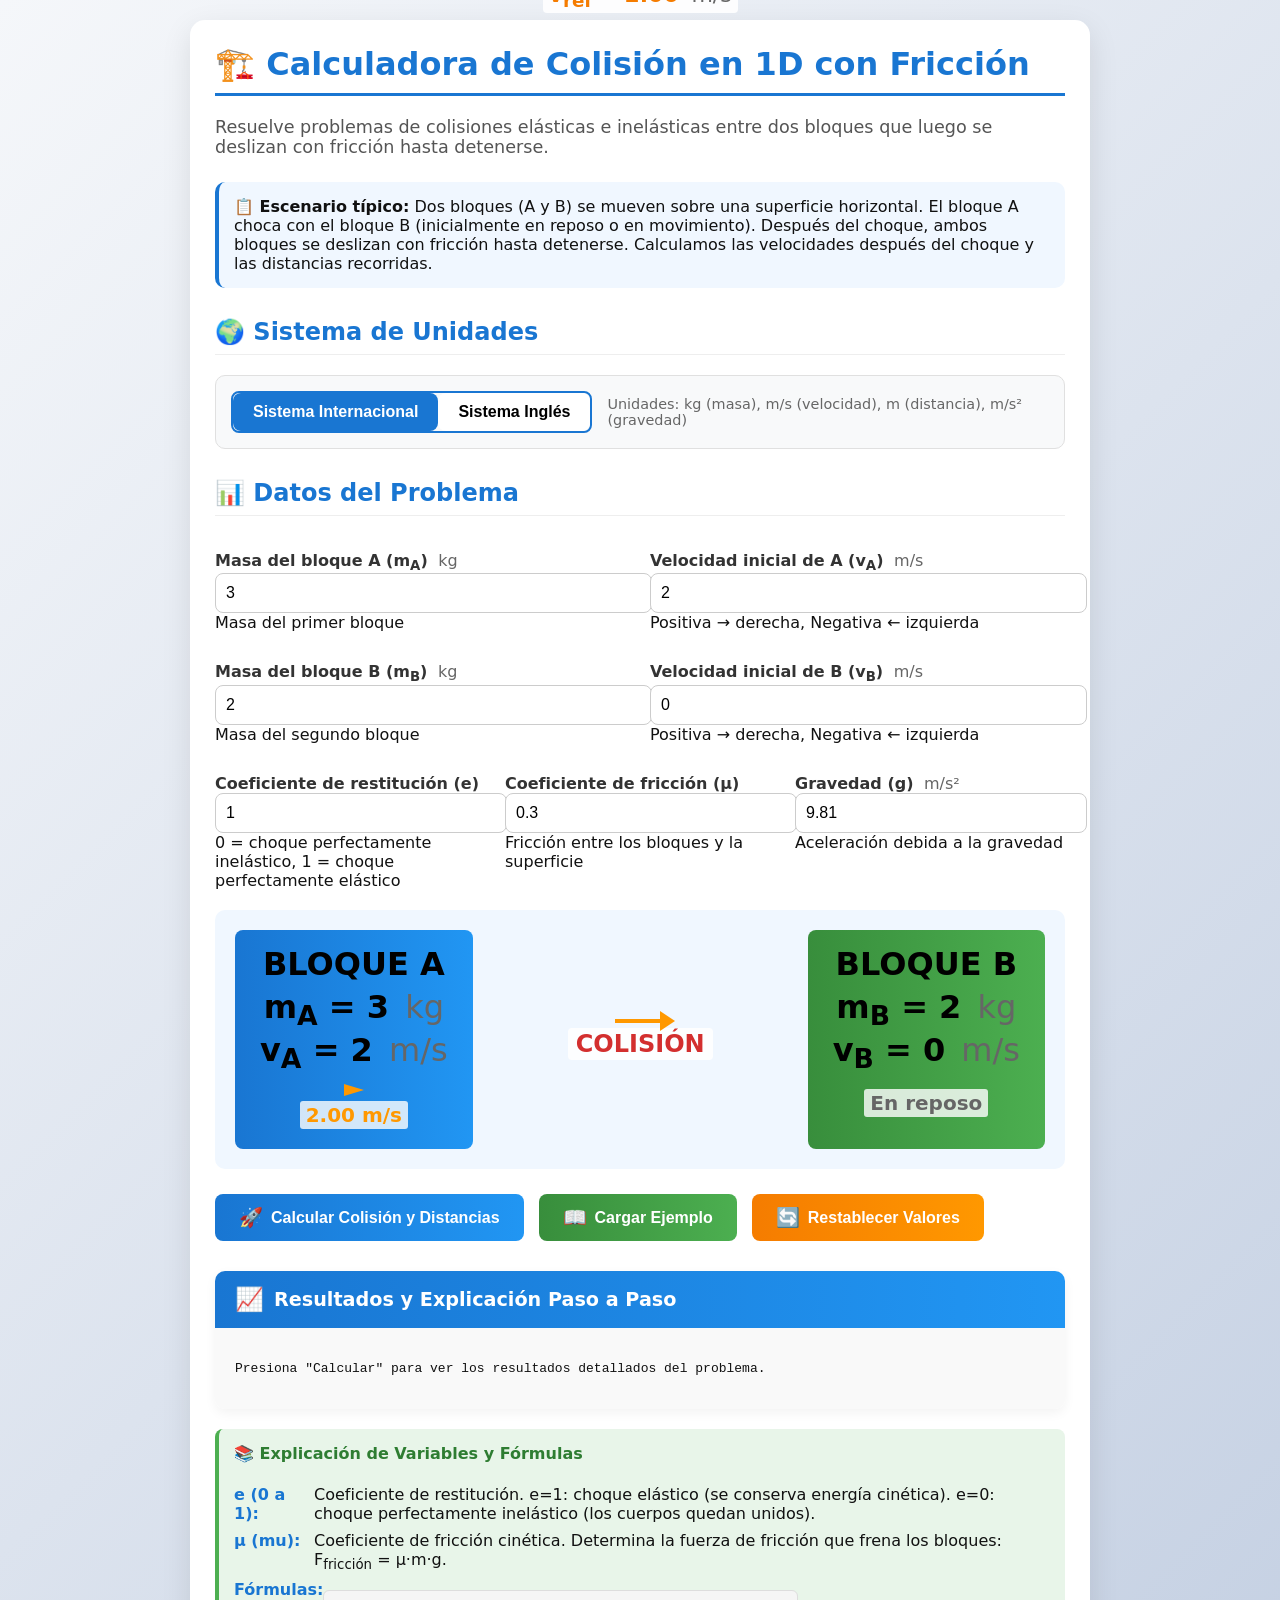
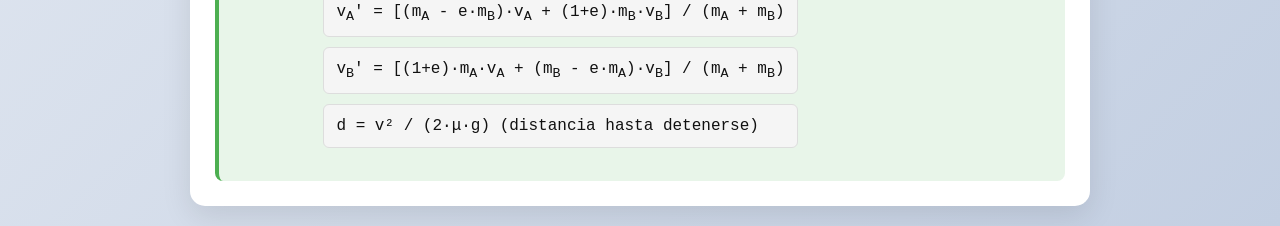
<file: index.html>
<!DOCTYPE html>
<html lang="es">
<head>
  <meta charset="utf-8" />
  <meta name="viewport" content="width=device-width,initial-scale=1" />
  <title>Calculadora Didáctica: Colisión 1D + Fricción</title>
  <style>
    body {
      font-family: system-ui, -apple-system, Segoe UI, Roboto, Ubuntu, 'Helvetica Neue', Arial, sans-serif;
      margin: 20px;
      color: #111;
      background: linear-gradient(135deg, #f5f7fa 0%, #c3cfe2 100%);
      min-height: 100vh;
    }
    
    .card {
      max-width: 850px;
      margin: 0 auto;
      padding: 25px;
      border-radius: 15px;
      box-shadow: 0 10px 30px rgba(0,0,0,0.1);
      background-color: white;
    }
    
    h1 {
      color: #1976d2;
      border-bottom: 3px solid #1976d2;
      padding-bottom: 10px;
      margin-top: 0;
    }
    
    .subtitle {
      color: #555;
      font-size: 1.1em;
      margin-bottom: 25px;
    }
    
    .scenario {
      background-color: #f0f7ff;
      border-radius: 10px;
      padding: 15px;
      margin: 20px 0;
      border-left: 4px solid #1976d2;
    }
    
    .section-title {
      color: #1976d2;
      margin-top: 30px;
      padding-bottom: 8px;
      border-bottom: 1px solid #eee;
    }
    
    .unit-toggle-container {
      display: flex;
      align-items: center;
      gap: 15px;
      margin-bottom: 20px;
      padding: 15px;
      background-color: #f8f9fa;
      border-radius: 10px;
      border: 1px solid #e0e0e0;
    }
    
    .unit-toggle {
      display: flex;
      border-radius: 8px;
      overflow: hidden;
      border: 2px solid #1976d2;
    }
    
    .unit-btn {
      padding: 10px 20px;
      background-color: white;
      border: none;
      cursor: pointer;
      font-weight: 600;
      transition: all 0.3s;
      min-width: 120px;
    }
    
    .unit-btn.active {
      background-color: #1976d2;
      color: white;
    }
    
    .unit-btn:not(.active):hover {
      background-color: #e3f2fd;
    }
    
    .unit-info {
      font-size: 0.9em;
      color: #666;
      flex: 1;
    }
    
    label {
      display: block;
      margin-top: 15px;
      font-weight: 600;
      color: #333;
    }
    
    .unit-label {
      display: inline-block;
      margin-left: 5px;
      font-weight: normal;
      color: #666;
    }
    
    .input-group {
      display: flex;
      flex-wrap: wrap;
      gap: 20px;
      margin-bottom: 15px;
    }
    
    .input-field {
      flex: 1;
      min-width: 200px;
    }
    
    input[type="number"] {
      width: 100%;
      padding: 10px;
      border-radius: 8px;
      border: 1px solid #ccc;
      font-size: 16px;
      transition: all 0.3s;
    }
    
    input[type="number"]:focus {
      outline: none;
      border-color: #1976d2;
      box-shadow: 0 0 0 2px rgba(25, 118, 210, 0.2);
    }
    
    .buttons-container {
      display: flex;
      gap: 15px;
      margin: 25px 0;
      flex-wrap: wrap;
    }
    
    button {
      padding: 12px 24px;
      border-radius: 8px;
      border: none;
      font-weight: 600;
      font-size: 16px;
      cursor: pointer;
      transition: all 0.3s;
      display: flex;
      align-items: center;
      gap: 8px;
    }
    
    .btn-primary {
      background: linear-gradient(to right, #1976d2, #2196f3);
      color: white;
    }
    
    .btn-primary:hover {
      background: linear-gradient(to right, #1565c0, #1976d2);
      transform: translateY(-2px);
      box-shadow: 0 4px 8px rgba(25, 118, 210, 0.3);
    }
    
    .btn-secondary {
      background: linear-gradient(to right, #388e3c, #4caf50);
      color: white;
    }
    
    .btn-secondary:hover {
      background: linear-gradient(to right, #2e7d32, #388e3c);
      transform: translateY(-2px);
      box-shadow: 0 4px 8px rgba(56, 142, 60, 0.3);
    }
    
    .btn-reset {
      background: linear-gradient(to right, #f57c00, #ff9800);
      color: white;
    }
    
    .btn-reset:hover {
      background: linear-gradient(to right, #ef6c00, #f57c00);
      transform: translateY(-2px);
      box-shadow: 0 4px 8px rgba(245, 124, 0, 0.3);
    }
    
    .results-container {
      margin-top: 30px;
      border-radius: 10px;
      overflow: hidden;
      box-shadow: 0 4px 12px rgba(0,0,0,0.05);
    }
    
    .results-header {
      background: linear-gradient(to right, #1976d2, #2196f3);
      color: white;
      padding: 15px 20px;
      font-size: 1.2em;
      font-weight: 600;
      display: flex;
      align-items: center;
      gap: 10px;
    }
    
    .results-content {
      padding: 20px;
      background-color: #f9f9f9;
    }
    
    .step {
      background-color: white;
      border-radius: 8px;
      padding: 15px;
      margin-bottom: 15px;
      border-left: 4px solid #4caf50;
      box-shadow: 0 2px 5px rgba(0,0,0,0.05);
    }
    
    .step-title {
      font-weight: 600;
      color: #1976d2;
      margin-bottom: 8px;
      display: flex;
      align-items: center;
      gap: 8px;
    }
    
    .formula {
      background-color: #f5f5f5;
      padding: 12px;
      border-radius: 6px;
      margin: 10px 0;
      font-family: 'Courier New', monospace;
      border: 1px solid #ddd;
    }
    
    .variables-explanation {
      margin-top: 20px;
      padding: 15px;
      background-color: #e8f5e9;
      border-radius: 8px;
      border-left: 4px solid #4caf50;
    }
    
    .variables-explanation h4 {
      margin-top: 0;
      color: #2e7d32;
    }
    
    .variable-item {
      display: flex;
      margin-bottom: 8px;
    }
    
    .variable-name {
      font-weight: 600;
      min-width: 80px;
      color: #1976d2;
    }
    
    .visualization {
      display: flex;
      justify-content: space-between;
      align-items: center;
      margin: 20px 0;
      padding: 20px;
      background-color: #f0f7ff;
      border-radius: 10px;
      overflow-x: auto;
    }
    
.block {
  padding: 15px 25px;
  border-radius: 8px;
  text-align: center;
  color: #000; /* ANTES: white */
  font-weight: 600;
  min-width: 150px;
  position: relative;
}

    .block-a {
      background: linear-gradient(to right, #1976d2, #2196f3);
    }
    
    .block-b {
      background: linear-gradient(to right, #388e3c, #4caf50);
    }
    
.block-label {
  font-size: 2em;
  margin-bottom: 5px;
  color: #000;
}
.block-values {
  font-size: 2em;
  color: #000;
}
    /* Nuevos estilos para flechas dinámicas */
    .velocity-arrow {
      width: 0;
      height: 0;
      position: relative;
      transition: all 0.5s ease;
    }
    
    .velocity-arrow.right {
      border-top: 10px solid transparent;
      border-bottom: 10px solid transparent;
      border-left: 30px solid #f57c00;
    }
    
    .velocity-arrow.left {
      border-top: 10px solid transparent;
      border-bottom: 10px solid transparent;
      border-right: 30px solid #f57c00;
    }
    
    .arrow-container {
      display: flex;
      align-items: center;
      justify-content: center;
      min-width: 100px;
      position: relative;
    }
    
    .velocity-indicator {
      font-size: 22px;
      color: #f57c00;
      font-weight: bold;
      position: absolute;
      top: -20px;
      white-space: nowrap;
      background: rgba(255, 255, 255, 0.9);
      padding: 2px 6px;
      border-radius: 4px;
    }
    
    .connecting-arrow {
      display: flex;
      flex-direction: column;
      align-items: center;
      justify-content: center;
      margin: 0 20px;
      min-width: 120px;
    }
    
    .arrow-line {
      height: 4px;
      background-color: #f57c00;
      width: 100%;
      position: relative;
      transition: width 0.5s ease;
    }
    
    .arrow-head {
      width: 0;
      height: 0;
      position: absolute;
      right: -10px;
      top: -8px;
      border-top: 10px solid transparent;
      border-bottom: 10px solid transparent;
      border-left: 15px solid #f57c00;
      transition: border-left-color 0.5s ease;
    }
    
    .velocity-arrow-container, .final-arrow-container {
      display: flex;
      flex-direction: column;
      align-items: center;
      margin-top: 10px;
      min-height: 50px;
    }
    
    .velocity-label, .final-velocity-label {
      font-size: 20px;
      font-weight: bold;
      margin-top: 5px;
      background: rgba(255, 255, 255, 0.8);
      padding: 2px 6px;
      border-radius: 3px;
    }
    
    .collision-label {
      font-size: 24px;
      font-weight: bold;
      color: #d32f2f;
      margin-top: 5px;
      background: rgba(255, 255, 255, 0.9);
      padding: 2px 8px;
      border-radius: 4px;
    }
    
    /* Animación para las flechas */
    @keyframes pulse {
      0% { transform: scale(1); }
      50% { transform: scale(1.05); }
      100% { transform: scale(1); }
    }
    
    .velocity-arrow {
      animation: pulse 2s infinite;
    }
    
    .velocity-arrow:hover {
      animation: none;
      transform: scale(1.1);
      transition: transform 0.3s;
    }
    
    .final-state .block-a, .final-state .block-b {
      position: relative;
      min-height: 180px;
      display: flex;
      flex-direction: column;
      justify-content: center;
    }
    
    .warning {
      background-color: #fff3e0;
      border-left: 4px solid #ff9800;
      padding: 12px;
      border-radius: 6px;
      margin: 15px 0;
      font-size: 0.95em;
    }
    
    .icon {
      font-size: 1.2em;
    }
    
    .conversion-info {
      background-color: #e3f2fd;
      padding: 10px 15px;
      border-radius: 8px;
      margin-top: 10px;
      font-size: 0.9em;
      color: #1565c0;
      border-left: 4px solid #1976d2;
    }
    
    @media (max-width: 768px) {
      .card {
        padding: 15px;
      }
      
      .visualization {
        flex-direction: column;
        gap: 20px;
      }
      
      .connecting-arrow {
        margin: 10px 0;
      }
      
      .arrow-head {
        right: -10px;
        top: -8px;
      }
      
      .buttons-container {
        flex-direction: column;
      }
      
      button {
        justify-content: center;
      }
      
      .unit-toggle-container {
        flex-direction: column;
        align-items: stretch;
      }
      
      .unit-toggle {
        width: 100%;
      }
      
      .unit-btn {
        flex: 1;
      }
      
    }
  </style>
</head>
<body>
  <div class="card">
    <h1>🏗️ Calculadora de Colisión en 1D con Fricción</h1>
    
    <div class="subtitle">
      Resuelve problemas de colisiones elásticas e inelásticas entre dos bloques que luego se deslizan con fricción hasta detenerse.
    </div>
    
    <div class="scenario">
      <strong>📋 Escenario típico:</strong> Dos bloques (A y B) se mueven sobre una superficie horizontal. El bloque A choca con el bloque B (inicialmente en reposo o en movimiento). Después del choque, ambos bloques se deslizan con fricción hasta detenerse. Calculamos las velocidades después del choque y las distancias recorridas.
    </div>
    
    <h2 class="section-title">🌍 Sistema de Unidades</h2>
    
    <div class="unit-toggle-container">
      <div class="unit-toggle">
        <button class="unit-btn active" id="si-btn" onclick="switchToSI()">Sistema Internacional</button>
        <button class="unit-btn" id="english-btn" onclick="switchToEnglish()">Sistema Inglés</button>
      </div>
      <div class="unit-info" id="unit-info">
        Unidades: kg, m/s, m, m/s². Presiona calcular para ver conversiones.
      </div>
    </div>
    
    <h2 class="section-title">📊 Datos del Problema</h2>
    
    <div class="input-group">
      <div class="input-field">
        <label for="mA">Masa del bloque A (m<sub>A</sub>) <span class="unit-label" id="mass-unit">kg</span></label>
        <input id="mA" type="number" step="any" value="3" min="0.1">
        <div class="hint">Masa del primer bloque</div>
      </div>
      
      <div class="input-field">
        <label for="vA">Velocidad inicial de A (v<sub>A</sub>) <span class="unit-label" id="velocity-unit">m/s</span></label>
        <input id="vA" type="number" step="any" value="2">
        <div class="hint">Positiva → derecha, Negativa ← izquierda</div>
      </div>
    </div>
    
    <div class="input-group">
      <div class="input-field">
        <label for="mB">Masa del bloque B (m<sub>B</sub>) <span class="unit-label" id="mass-unit-b">kg</span></label>
        <input id="mB" type="number" step="any" value="2" min="0.1">
        <div class="hint">Masa del segundo bloque</div>
      </div>
      
      <div class="input-field">
        <label for="vB">Velocidad inicial de B (v<sub>B</sub>) <span class="unit-label" id="velocity-unit-b">m/s</span></label>
        <input id="vB" type="number" step="any" value="0">
        <div class="hint">Positiva → derecha, Negativa ← izquierda</div>
      </div>
    </div>
    
    <div class="input-group">
      <div class="input-field">
        <label for="e">Coeficiente de restitución (e)</label>
        <input id="e" type="number" step="any" min="0" max="1" value="1">
        <div class="hint">0 = choque perfectamente inelástico, 1 = choque perfectamente elástico</div>
      </div>
      
      <div class="input-field">
        <label for="mu">Coeficiente de fricción (μ)</label>
        <input id="mu" type="number" step="any" value="0.3" min="0">
        <div class="hint">Fricción entre los bloques y la superficie</div>
      </div>
      
      <div class="input-field">
        <label for="g">Gravedad (g) <span class="unit-label" id="gravity-unit">m/s²</span></label>
        <input id="g" type="number" step="any" value="9.81" min="0">
        <div class="hint">Aceleración debida a la gravedad</div>
      </div>
    </div>
    
    <div class="visualization initial-state">
      <div class="block block-a">
        <div class="block-label">BLOQUE A</div>
        <div class="block-values">m<sub>A</sub> = <span id="vis-mA">3</span> <span class="unit-label" id="vis-mass-unit">kg</span></div>
        <div class="block-values">v<sub>A</sub> = <span id="vis-vA">2</span> <span class="unit-label" id="vis-velocity-unit">m/s</span></div>
        <div class="velocity-arrow-container" id="arrow-container-a"></div>
      </div>
      
      <div class="connecting-arrow" id="connecting-arrow">
        <div class="velocity-indicator">v<sub>rel</sub> = <span id="vis-vrel">2.00</span> <span class="unit-label">m/s</span></div>
        <div class="arrow-line">
          <div class="arrow-head"></div>
        </div>
        <div class="collision-label">COLISIÓN</div>
      </div>
      
      <div class="block block-b">
        <div class="block-label">BLOQUE B</div>
        <div class="block-values">m<sub>B</sub> = <span id="vis-mB">2</span> <span class="unit-label" id="vis-mass-unit-b">kg</span></div>
        <div class="block-values">v<sub>B</sub> = <span id="vis-vB">0</span> <span class="unit-label" id="vis-velocity-unit-b">m/s</span></div>
        <div class="velocity-arrow-container" id="arrow-container-b"></div>
      </div>
    </div>
    
    <div class="buttons-container">
      <button class="btn-primary" onclick="calcular()">
        <span class="icon">🚀</span> Calcular Colisión y Distancias
      </button>
      
      <button class="btn-secondary" onclick="ejemploProblema()">
        <span class="icon">📖</span> Cargar Ejemplo
      </button>
      
      <button class="btn-reset" onclick="resetValues()">
        <span class="icon">🔄</span> Restablecer Valores
      </button>
    </div>
    
    <div class="results-container">
      <div class="results-header">
        <span class="icon">📈</span> Resultados y Explicación Paso a Paso
      </div>
      
      <div class="results-content">
        <pre id="out">Presiona "Calcular" para ver los resultados detallados del problema.</pre>
        
        <div class="visualization final-state" id="finalVisualization" style="display:none;">
          <div class="block block-a" id="vis-block-a-final">
            <div class="block-label">BLOQUE A DESPUÉS</div>
            <div class="block-values">v<sub>A</sub>' = <span id="vis-vAprim">0</span> <span class="unit-label" id="vis-velocity-unit-aprim">m/s</span></div>
            <div class="block-values">d<sub>A</sub> = <span id="vis-dA">0</span> <span class="unit-label" id="vis-distance-unit">m</span></div>
          </div>
          
          <div class="connecting-arrow" id="final-connecting-arrow">
            <div class="velocity-indicator">d<sub>rel</sub> = <span id="vis-drel">0.00</span> <span class="unit-label">m</span></div>
            <div class="arrow-line">
              <div class="arrow-head"></div>
            </div>
            <div class="collision-label">DISTANCIA FINAL</div>
          </div>
          
          <div class="block block-b" id="vis-block-b-final">
            <div class="block-label">BLOQUE B DESPUÉS</div>
            <div class="block-values">v<sub>B</sub>' = <span id="vis-vBprim">0</span> <span class="unit-label" id="vis-velocity-unit-bprim">m/s</span></div>
            <div class="block-values">d<sub>B</sub> = <span id="vis-dB">0</span> <span class="unit-label" id="vis-distance-unit-b">m</span></div>
          </div>
        </div>
      </div>
    </div>
    
    <div class="variables-explanation">
      <h4>📚 Explicación de Variables y Fórmulas</h4>
      
      <div class="variable-item">
        <div class="variable-name">e (0 a 1):</div>
        <div>Coeficiente de restitución. e=1: choque elástico (se conserva energía cinética). e=0: choque perfectamente inelástico (los cuerpos quedan unidos).</div>
      </div>
      
      <div class="variable-item">
        <div class="variable-name">μ (mu):</div>
        <div>Coeficiente de fricción cinética. Determina la fuerza de fricción que frena los bloques: F<sub>fricción</sub> = μ·m·g.</div>
      </div>
      
      <div class="variable-item">
        <div class="variable-name">Fórmulas:</div>
        <div>
          <div class="formula">v<sub>A</sub>' = [(m<sub>A</sub> - e·m<sub>B</sub>)·v<sub>A</sub> + (1+e)·m<sub>B</sub>·v<sub>B</sub>] / (m<sub>A</sub> + m<sub>B</sub>)</div>
          <div class="formula">v<sub>B</sub>' = [(1+e)·m<sub>A</sub>·v<sub>A</sub> + (m<sub>B</sub> - e·m<sub>A</sub>)·v<sub>B</sub>] / (m<sub>A</sub> + m<sub>B</sub>)</div>
          <div class="formula">d = v² / (2·μ·g) (distancia hasta detenerse)</div>
        </div>
      </div>
    </div>
  </div>

<script>
// Variables globales para control de unidades
let currentUnitSystem = 'SI'; // 'SI' o 'ENGLISH'
let conversionFactors = {
  mass: {
    SI: 1, // kg
    ENGLISH: 0.453592 // 1 lb = 0.453592 kg
  },
  velocity: {
    SI: 1, // m/s
    ENGLISH: 0.44704 // 1 mph = 0.44704 m/s
  },
  distance: {
    SI: 1, // m
    ENGLISH: 0.3048 // 1 ft = 0.3048 m
  },
  gravity: {
    SI: 9.81, // m/s²
    ENGLISH: 32.174 // ft/s²
  }
};

// Función para determinar el color según la velocidad
function getSpeedColor(speed) {
  if (speed === 0) return '#cccccc';
  if (speed < 1) return '#4CAF50';  // Verde para velocidades bajas
  if (speed < 3) return '#FF9800';  // Naranja para velocidades medias
  if (speed < 6) return '#FF5722';  // Naranja-rojo para velocidades altas
  return '#F44336';  // Rojo para velocidades muy altas
}

// Función para crear flechas de velocidad
function createVelocityArrow(speed, direction) {
  const arrowSize = Math.min(Math.max(Math.abs(speed) * 10, 15), 80);
  const arrowColor = getSpeedColor(Math.abs(speed));
  
  const arrow = document.createElement('div');
  arrow.className = `velocity-arrow ${direction}`;
  
  if (direction === 'right') {
    arrow.style.borderLeftWidth = `${arrowSize}px`;
    arrow.style.borderTopWidth = `${arrowSize/3}px`;
    arrow.style.borderBottomWidth = `${arrowSize/3}px`;
    arrow.style.borderLeftColor = arrowColor;
    arrow.style.borderTopColor = 'transparent';
    arrow.style.borderBottomColor = 'transparent';
  } else {
    arrow.style.borderRightWidth = `${arrowSize}px`;
    arrow.style.borderTopWidth = `${arrowSize/3}px`;
    arrow.style.borderBottomWidth = `${arrowSize/3}px`;
    arrow.style.borderRightColor = arrowColor;
    arrow.style.borderTopColor = 'transparent';
    arrow.style.borderBottomColor = 'transparent';
  }
  
  // Agregar animación de pulso
  arrow.style.animation = `pulse ${Math.max(1.5, 3 - Math.abs(speed)/2)}s infinite`;
  
  return arrow;
}

// Función para actualizar flechas de velocidad
function updateVelocityArrows() {
  const vA = parseFloat(document.getElementById('vA').value) || 0;
  const vB = parseFloat(document.getElementById('vB').value) || 0;
  
  // Convertir si es necesario
  let displayVA = vA;
  let displayVB = vB;
  
  if (currentUnitSystem === 'ENGLISH') {
    displayVA = vA / conversionFactors.velocity.ENGLISH;
    displayVB = vB / conversionFactors.velocity.ENGLISH;
  }
  
  // Actualizar flecha del bloque A
  const arrowContainerA = document.getElementById('arrow-container-a');
  arrowContainerA.innerHTML = '';
  
  if (displayVA !== 0) {
    const direction = displayVA > 0 ? 'right' : 'left';
    const arrow = createVelocityArrow(Math.abs(displayVA), direction);
    arrowContainerA.appendChild(arrow);
    
    // Agregar etiqueta de velocidad
    const label = document.createElement('div');
    label.className = 'velocity-label';
    label.textContent = `${Math.abs(displayVA).toFixed(2)} ${currentUnitSystem === 'SI' ? 'm/s' : 'mph'}`;
    label.style.color = getSpeedColor(Math.abs(displayVA));
    arrowContainerA.appendChild(label);
  } else {
    // Mostrar indicador de reposo
    const label = document.createElement('div');
    label.className = 'velocity-label';
    label.textContent = 'En reposo';
    label.style.color = '#666';
    arrowContainerA.appendChild(label);
  }
  
  // Actualizar flecha del bloque B
  const arrowContainerB = document.getElementById('arrow-container-b');
  arrowContainerB.innerHTML = '';
  
  if (displayVB !== 0) {
    const direction = displayVB > 0 ? 'right' : 'left';
    const arrow = createVelocityArrow(Math.abs(displayVB), direction);
    arrowContainerB.appendChild(arrow);
    
    // Agregar etiqueta de velocidad
    const label = document.createElement('div');
    label.className = 'velocity-label';
    label.textContent = `${Math.abs(displayVB).toFixed(2)} ${currentUnitSystem === 'SI' ? 'm/s' : 'mph'}`;
    label.style.color = getSpeedColor(Math.abs(displayVB));
    arrowContainerB.appendChild(label);
  } else {
    // Mostrar indicador de reposo
    const label = document.createElement('div');
    label.className = 'velocity-label';
    label.textContent = 'En reposo';
    label.style.color = '#666';
    arrowContainerB.appendChild(label);
  }
  
  // Actualizar flecha de velocidad relativa
  const vRel = Math.abs(displayVA - displayVB);
  const vrelElement = document.getElementById('vis-vrel');
  if (vrelElement) {
    vrelElement.textContent = vRel.toFixed(2);
  }
  
  // Actualizar tamaño y color de flecha de conexión
  const arrowLine = document.querySelector('.arrow-line');
  const arrowHead = document.querySelector('.arrow-head');
  
  if (arrowLine && arrowHead) {
    const lineWidth = Math.min(Math.max(vRel * 20, 50), 200);
    arrowLine.style.width = `${lineWidth}px`;
    arrowLine.style.backgroundColor = getSpeedColor(vRel);
    arrowHead.style.borderLeftColor = getSpeedColor(vRel);
  }
}

// Función para actualizar flechas finales
function updateFinalArrows(vAprim, vBprim, dA, dB) {
  // Convertir si es necesario
  let displayVAprim = vAprim;
  let displayVBprim = vBprim;
  let displayDA = dA;
  let displayDB = dB;
  
  if (currentUnitSystem === 'ENGLISH') {
    displayVAprim = vAprim / conversionFactors.velocity.ENGLISH;
    displayVBprim = vBprim / conversionFactors.velocity.ENGLISH;
    displayDA = dA / conversionFactors.distance.ENGLISH;
    displayDB = dB / conversionFactors.distance.ENGLISH;
  }
  
  // Actualizar valores en los bloques
  document.getElementById('vis-vAprim').textContent = displayVAprim.toFixed(3);
  document.getElementById('vis-vBprim').textContent = displayVBprim.toFixed(3);
  document.getElementById('vis-dA').textContent = displayDA.toFixed(3);
  document.getElementById('vis-dB').textContent = displayDB.toFixed(3);
  
  // Crear contenedores de flechas finales si no existen
  let arrowFinalA = document.getElementById('arrow-final-a');
  let arrowFinalB = document.getElementById('arrow-final-b');
  
  // Limpiar contenedores existentes
  const blockA = document.getElementById('vis-block-a-final');
  const blockB = document.getElementById('vis-block-b-final');
  
  // Eliminar contenedores anteriores si existen
  if (arrowFinalA) arrowFinalA.remove();
  if (arrowFinalB) arrowFinalB.remove();
  
  // Crear nuevos contenedores
  arrowFinalA = document.createElement('div');
  arrowFinalA.id = 'arrow-final-a';
  arrowFinalA.className = 'final-arrow-container';
  blockA.appendChild(arrowFinalA);
  
  arrowFinalB = document.createElement('div');
  arrowFinalB.id = 'arrow-final-b';
  arrowFinalB.className = 'final-arrow-container';
  blockB.appendChild(arrowFinalB);
  
  // Actualizar flecha A final
  arrowFinalA.innerHTML = '';
  if (Math.abs(displayVAprim) > 0.001) {
    const direction = displayVAprim > 0 ? 'right' : 'left';
    const arrow = createVelocityArrow(Math.abs(displayVAprim), direction);
    arrowFinalA.appendChild(arrow);
    
    const label = document.createElement('div');
    label.className = 'final-velocity-label';
    label.textContent = `${Math.abs(displayVAprim).toFixed(2)} ${currentUnitSystem === 'SI' ? 'm/s' : 'mph'}`;
    label.style.color = getSpeedColor(Math.abs(displayVAprim));
    arrowFinalA.appendChild(label);
  } else {
    const label = document.createElement('div');
    label.className = 'final-velocity-label';
    label.textContent = 'Detenido';
    label.style.color = '#666';
    arrowFinalA.appendChild(label);
  }
  
  // Actualizar flecha B final
  arrowFinalB.innerHTML = '';
  if (Math.abs(displayVBprim) > 0.001) {
    const direction = displayVBprim > 0 ? 'right' : 'left';
    const arrow = createVelocityArrow(Math.abs(displayVBprim), direction);
    arrowFinalB.appendChild(arrow);
    
    const label = document.createElement('div');
    label.className = 'final-velocity-label';
    label.textContent = `${Math.abs(displayVBprim).toFixed(2)} ${currentUnitSystem === 'SI' ? 'm/s' : 'mph'}`;
    label.style.color = getSpeedColor(Math.abs(displayVBprim));
    arrowFinalB.appendChild(label);
  } else {
    const label = document.createElement('div');
    label.className = 'final-velocity-label';
    label.textContent = 'Detenido';
    label.style.color = '#666';
    arrowFinalB.appendChild(label);
  }
  
  // Actualizar distancia relativa en flecha de conexión final
  const distFinal = Math.abs(displayDB - displayDA);
  const drelElement = document.getElementById('vis-drel');
  if (drelElement) {
    drelElement.textContent = distFinal.toFixed(2);
    
    // Actualizar flecha de distancia final
    const finalArrowLine = document.querySelector('#final-connecting-arrow .arrow-line');
    const finalArrowHead = document.querySelector('#final-connecting-arrow .arrow-head');
    
    if (finalArrowLine && finalArrowHead) {
      const lineWidth = Math.min(Math.max(distFinal * 5, 50), 200);
      finalArrowLine.style.width = `${lineWidth}px`;
      finalArrowLine.style.backgroundColor = getSpeedColor(distFinal/2);
      finalArrowHead.style.borderLeftColor = getSpeedColor(distFinal/2);
    }
  }
}

// Actualizar visualización de valores iniciales
function updateInitialVisualization() {
  document.getElementById('vis-mA').textContent = document.getElementById('mA').value;
  document.getElementById('vis-vA').textContent = document.getElementById('vA').value;
  document.getElementById('vis-mB').textContent = document.getElementById('mB').value;
  document.getElementById('vis-vB').textContent = document.getElementById('vB').value;
  
  // Actualizar unidades
  updateUnitLabels();
  
  // Actualizar flechas
  updateVelocityArrows();
}

// Actualizar etiquetas de unidades en toda la interfaz
function updateUnitLabels() {
  const massUnit = currentUnitSystem === 'SI' ? 'kg' : 'lb';
  const velocityUnit = currentUnitSystem === 'SI' ? 'm/s' : 'mph';
  const distanceUnit = currentUnitSystem === 'SI' ? 'm' : 'ft';
  const gravityUnit = currentUnitSystem === 'SI' ? 'm/s²' : 'ft/s²';
  
  // Actualizar etiquetas en formularios
  document.getElementById('mass-unit').textContent = massUnit;
  document.getElementById('mass-unit-b').textContent = massUnit;
  document.getElementById('velocity-unit').textContent = velocityUnit;
  document.getElementById('velocity-unit-b').textContent = velocityUnit;
  document.getElementById('gravity-unit').textContent = gravityUnit;
  
  // Actualizar etiquetas en visualización inicial
  document.getElementById('vis-mass-unit').textContent = massUnit;
  document.getElementById('vis-mass-unit-b').textContent = massUnit;
  document.getElementById('vis-velocity-unit').textContent = velocityUnit;
  document.getElementById('vis-velocity-unit-b').textContent = velocityUnit;
  
  // Actualizar etiquetas en visualización final
  document.getElementById('vis-velocity-unit-aprim').textContent = velocityUnit;
  document.getElementById('vis-velocity-unit-bprim').textContent = velocityUnit;
  document.getElementById('vis-distance-unit').textContent = distanceUnit;
  document.getElementById('vis-distance-unit-b').textContent = distanceUnit;
  
  // Actualizar etiquetas en flechas
  const vrelUnit = document.querySelector('#vis-vrel + .unit-label');
  if (vrelUnit) {
    vrelUnit.textContent = velocityUnit;
  }
  
  const drelUnit = document.querySelector('#vis-drel + .unit-label');
  if (drelUnit) {
    drelUnit.textContent = distanceUnit;
  }
  
  // Actualizar información de unidades
  const unitInfo = document.getElementById('unit-info');
  if (currentUnitSystem === 'SI') {
    unitInfo.textContent = 'Unidades: kg (masa), m/s (velocidad), m (distancia), m/s² (gravedad)';
  } else {
    unitInfo.textContent = 'Unidades: lb (masa), mph (velocidad), ft (distancia), ft/s² (gravedad)';
  }
}

// Cambiar a sistema SI
function switchToSI() {
  if (currentUnitSystem === 'ENGLISH') {
    // Convertir valores de inglés a SI
    document.getElementById('mA').value = (parseFloat(document.getElementById('mA').value) * conversionFactors.mass.ENGLISH).toFixed(3);
    document.getElementById('mB').value = (parseFloat(document.getElementById('mB').value) * conversionFactors.mass.ENGLISH).toFixed(3);
    document.getElementById('vA').value = (parseFloat(document.getElementById('vA').value) * conversionFactors.velocity.ENGLISH).toFixed(3);
    document.getElementById('vB').value = (parseFloat(document.getElementById('vB').value) * conversionFactors.velocity.ENGLISH).toFixed(3);
    document.getElementById('g').value = conversionFactors.gravity.SI.toFixed(2);
  }
  
  currentUnitSystem = 'SI';
  document.getElementById('si-btn').classList.add('active');
  document.getElementById('english-btn').classList.remove('active');
  
  updateUnitLabels();
  updateInitialVisualization();
}

// Cambiar a sistema inglés
function switchToEnglish() {
  if (currentUnitSystem === 'SI') {
    // Convertir valores de SI a inglés
    document.getElementById('mA').value = (parseFloat(document.getElementById('mA').value) / conversionFactors.mass.ENGLISH).toFixed(3);
    document.getElementById('mB').value = (parseFloat(document.getElementById('mB').value) / conversionFactors.mass.ENGLISH).toFixed(3);
    document.getElementById('vA').value = (parseFloat(document.getElementById('vA').value) / conversionFactors.velocity.ENGLISH).toFixed(3);
    document.getElementById('vB').value = (parseFloat(document.getElementById('vB').value) / conversionFactors.velocity.ENGLISH).toFixed(3);
    document.getElementById('g').value = conversionFactors.gravity.ENGLISH.toFixed(3);
  }
  
  currentUnitSystem = 'ENGLISH';
  document.getElementById('english-btn').classList.add('active');
  document.getElementById('si-btn').classList.remove('active');
  
  updateUnitLabels();
  updateInitialVisualization();
}

function calcular() {
  // Actualizar visualización inicial
  updateInitialVisualization();
  
  // Leer datos y convertir a SI para cálculos
  let mA = parseFloat(document.getElementById('mA').value);
  let vA = parseFloat(document.getElementById('vA').value);
  let mB = parseFloat(document.getElementById('mB').value);
  let vB = parseFloat(document.getElementById('vB').value);
  const e  = parseFloat(document.getElementById('e').value);
  const mu = parseFloat(document.getElementById('mu').value);
  let g  = parseFloat(document.getElementById('g').value);
  
  // Convertir a SI si estamos en sistema inglés
  if (currentUnitSystem === 'ENGLISH') {
    mA = mA * conversionFactors.mass.ENGLISH;
    mB = mB * conversionFactors.mass.ENGLISH;
    vA = vA * conversionFactors.velocity.ENGLISH;
    vB = vB * conversionFactors.velocity.ENGLISH;
    g = conversionFactors.gravity.SI; // Siempre usar 9.81 m/s² para cálculos
  }

  const out = document.getElementById('out');

  // Validaciones básicas
  if (isNaN(mA) || isNaN(mB) || isNaN(vA) || isNaN(vB) || isNaN(e) || isNaN(mu) || isNaN(g)) {
    out.textContent = '❌ Por favor ingresa todos los valores numéricos.';
    return;
  }
  
  if (mA <= 0 || mB <= 0) { 
    out.textContent = '❌ Las masas deben ser positivas.';
    return; 
  }
  
  if (mu < 0) { 
    out.textContent = '❌ μ no puede ser negativo.';
    return; 
  }
  
  if (e < 0 || e > 1) { 
    out.textContent = '❌ e debe estar entre 0 y 1.';
    return; 
  }

  // Fórmulas para colisión 1D con coef. restitución e
  const denom = mA + mB;
  const vAprim = ((mA - e * mB) / denom) * vA + ((1 + e) * mB / denom) * vB;
  const vBprim = ((1 + e) * mA / denom) * vA + ((mB - e * mA) / denom) * vB;

  // Distancias hasta detenerse debido a fricción cinética
  function distanciaHastaParar(v) {
    const vel = Math.abs(v);
    if (vel === 0 || mu === 0) return mu === 0 ? Infinity : 0;
    return (vel * vel) / (2 * mu * g);
  }

  const dA = distanciaHastaParar(vAprim);
  const dB = distanciaHastaParar(vBprim);

  // Distancia relativa entre los bloques cuando se detienen
  let distFinal;
  if (!isFinite(dA) || !isFinite(dB)) {
    distFinal = Infinity;
  } else {
    distFinal = Math.abs(dB - dA);
  }

  // Convertir valores a inglés para mostrar si es necesario
  const mA_display = currentUnitSystem === 'SI' ? mA : mA / conversionFactors.mass.ENGLISH;
  const mB_display = currentUnitSystem === 'SI' ? mB : mB / conversionFactors.mass.ENGLISH;
  const vA_display = currentUnitSystem === 'SI' ? vA : vA / conversionFactors.velocity.ENGLISH;
  const vB_display = currentUnitSystem === 'SI' ? vB : vB / conversionFactors.velocity.ENGLISH;
  const g_display = currentUnitSystem === 'SI' ? g : conversionFactors.gravity.ENGLISH;
  
  const vAprim_display = currentUnitSystem === 'SI' ? vAprim : vAprim / conversionFactors.velocity.ENGLISH;
  const vBprim_display = currentUnitSystem === 'SI' ? vBprim : vBprim / conversionFactors.velocity.ENGLISH;
  const dA_display = currentUnitSystem === 'SI' ? dA : dA / conversionFactors.distance.ENGLISH;
  const dB_display = currentUnitSystem === 'SI' ? dB : dB / conversionFactors.distance.ENGLISH;
  const distFinal_display = currentUnitSystem === 'SI' ? distFinal : distFinal / conversionFactors.distance.ENGLISH;

  // Mostrar resultado con pasos
  let text = '';
  text += '══════════════════════════════════════════════════\n';
  text += '          CÁLCULO DE COLISIÓN 1D + FRICCIÓN\n';
  text += '══════════════════════════════════════════════════\n\n';
  
  text += `🌍 SISTEMA DE UNIDADES: ${currentUnitSystem === 'SI' ? 'SISTEMA INTERNACIONAL (SI)' : 'SISTEMA INGLÉS'}\n\n`;
  
  text += '📋 DATOS INICIALES:\n';
  text += `   Bloque A: m = ${mA_display.toFixed(3)} ${currentUnitSystem === 'SI' ? 'kg' : 'lb'}, v = ${vA_display.toFixed(3)} ${currentUnitSystem === 'SI' ? 'm/s' : 'mph'}\n`;
  text += `   Bloque B: m = ${mB_display.toFixed(3)} ${currentUnitSystem === 'SI' ? 'kg' : 'lb'}, v = ${vB_display.toFixed(3)} ${currentUnitSystem === 'SI' ? 'm/s' : 'mph'}\n`;
  text += `   Coeficiente de restitución: e = ${e}\n`;
  text += `   Coeficiente de fricción: μ = ${mu}\n`;
  text += `   Gravedad: g = ${g_display.toFixed(3)} ${currentUnitSystem === 'SI' ? 'm/s²' : 'ft/s²'}\n\n`;
  
  // Mostrar conversiones si es necesario
  if (currentUnitSystem === 'ENGLISH') {
    text += '🔀 VALORES CONVERTIDOS A SI PARA CÁLCULOS:\n';
    text += `   Bloque A: m = ${mA.toFixed(3)} kg, v = ${vA.toFixed(3)} m/s\n`;
    text += `   Bloque B: m = ${mB.toFixed(3)} kg, v = ${vB.toFixed(3)} m/s\n`;
    text += `   Gravedad: g = ${g.toFixed(3)} m/s²\n\n`;
  }
  
  text += '══════════════════════════════════════════════════\n';
  text += '📝 PASO 1: CÁLCULO DE VELOCIDADES DESPUÉS DEL CHOQUE\n\n';
  
  text += 'Fórmulas utilizadas:\n';
  text += '   vA\' = [(mA - e·mB)·vA + (1+e)·mB·vB] / (mA + mB)\n';
  text += '   vB\' = [(1+e)·mA·vA + (mB - e·mA)·vB] / (mA + mB)\n\n';
  
  text += 'Sustituyendo valores:\n';
  text += `   Denominador: mA + mB = ${mA.toFixed(3)} + ${mB.toFixed(3)} = ${denom.toFixed(3)}\n`;
  text += `   vA\' = [(${mA.toFixed(3)} - ${e}·${mB.toFixed(3)})·${vA.toFixed(3)} + (1+${e})·${mB.toFixed(3)}·${vB.toFixed(3)}] / ${denom.toFixed(3)}\n`;
  text += `        = ${vAprim.toFixed(6)} m/s\n\n`;
  text += `   vB\' = [(1+${e})·${mA.toFixed(3)}·${vA.toFixed(3)} + (${mB.toFixed(3)} - ${e}·${mA.toFixed(3)})·${vB.toFixed(3)}] / ${denom.toFixed(3)}\n`;
  text += `        = ${vBprim.toFixed(6)} m/s\n\n`;
  
  // Mostrar resultados en unidades actuales
  text += '📊 RESULTADOS EN UNIDADES ACTUALES:\n';
  if (vAprim_display > 0.001) {
    text += `   • Bloque A se mueve hacia la DERECHA a ${Math.abs(vAprim_display).toFixed(3)} ${currentUnitSystem === 'SI' ? 'm/s' : 'mph'}\n`;
  } else if (vAprim_display < -0.001) {
    text += `   • Bloque A se mueve hacia la IZQUIERDA a ${Math.abs(vAprim_display).toFixed(3)} ${currentUnitSystem === 'SI' ? 'm/s' : 'mph'}\n`;
  } else {
    text += `   • Bloque A se DETIENE inmediatamente después del choque\n`;
  }
  
  if (vBprim_display > 0.001) {
    text += `   • Bloque B se mueve hacia la DERECHA a ${Math.abs(vBprim_display).toFixed(3)} ${currentUnitSystem === 'SI' ? 'm/s' : 'mph'}\n`;
  } else if (vBprim_display < -0.001) {
    text += `   • Bloque B se mueve hacia la IZQUIERDA a ${Math.abs(vBprim_display).toFixed(3)} ${currentUnitSystem === 'SI' ? 'm/s' : 'mph'}\n`;
  } else {
    text += `   • Bloque B se DETIENE inmediatamente después del choque\n`;
  }
  
  text += '\n══════════════════════════════════════════════════\n';
  text += '📝 PASO 2: DISTANCIA RECORRIDA HASTA DETENERSE POR FRICCIÓN\n\n';
  
  text += 'Fórmula: d = v² / (2·μ·g)\n\n';
  
  if (mu === 0) {
    text += '⚠️  Como μ = 0, NO HAY FRICCIÓN:\n';
    text += '   • Los bloques no se detendrán por fricción\n';
    text += '   • Continuarán moviéndose indefinidamente\n';
  } else {
    text += `Para el bloque A (${currentUnitSystem === 'SI' ? 'metros' : 'pies'}):\n`;
    if (Math.abs(vAprim) < 0.001) {
      text += `   • vA\' ≈ 0 → el bloque A ya está detenido\n`;
      text += `   • Distancia dA = 0 ${currentUnitSystem === 'SI' ? 'm' : 'ft'}\n`;
    } else {
      text += `   • dA = (${Math.abs(vAprim).toFixed(3)} m/s)² / (2·${mu}·${g.toFixed(3)} m/s²)\n`;
      text += `        = ${dA.toFixed(6)} m = ${dA_display.toFixed(6)} ${currentUnitSystem === 'SI' ? 'm' : 'ft'}\n`;
    }
    
    text += `\nPara el bloque B (${currentUnitSystem === 'SI' ? 'metros' : 'pies'}):\n`;
    if (Math.abs(vBprim) < 0.001) {
      text += `   • vB\' ≈ 0 → el bloque B ya está detenido\n`;
      text += `   • Distancia dB = 0 ${currentUnitSystem === 'SI' ? 'm' : 'ft'}\n`;
    } else {
      text += `   • dB = (${Math.abs(vBprim).toFixed(3)} m/s)² / (2·${mu}·${g.toFixed(3)} m/s²)\n`;
      text += `        = ${dB.toFixed(6)} m = ${dB_display.toFixed(6)} ${currentUnitSystem === 'SI' ? 'm' : 'ft'}\n`;
    }
    
    text += '\n══════════════════════════════════════════════════\n';
    text += '📝 PASO 3: DISTANCIA ENTRE BLOQUES CUANDO SE DETIENEN\n\n';
    
    text += 'Asumiendo que justo después del choque están en contacto:\n';
    if (!isFinite(distFinal)) {
      text += '   Distancia final = ∞ (al menos uno no se detiene)\n';
    } else {
      text += `   Distancia final = |dB - dA| = |${dB_display.toFixed(3)} - ${dA_display.toFixed(3)}|\n`;
      text += `                      = ${distFinal_display.toFixed(6)} ${currentUnitSystem === 'SI' ? 'm' : 'ft'}\n`;
    }
  }
  
  // Mostrar conversiones entre sistemas
  text += '\n══════════════════════════════════════════════════\n';
  text += '🔄 CONVERSIONES ENTRE SISTEMAS DE UNIDADES:\n\n';
  
  if (currentUnitSystem === 'SI') {
    text += '• Para convertir a sistema inglés:\n';
    text += `   - Masa: 1 kg = ${(1/conversionFactors.mass.ENGLISH).toFixed(4)} lb\n`;
    text += `   - Velocidad: 1 m/s = ${(1/conversionFactors.velocity.ENGLISH).toFixed(4)} mph\n`;
    text += `   - Distancia: 1 m = ${(1/conversionFactors.distance.ENGLISH).toFixed(4)} ft\n`;
    text += `   - Gravedad: 9.81 m/s² = 32.174 ft/s²\n`;
  } else {
    text += '• Para convertir a sistema internacional (SI):\n';
    text += `   - Masa: 1 lb = ${conversionFactors.mass.ENGLISH.toFixed(4)} kg\n`;
    text += `   - Velocidad: 1 mph = ${conversionFactors.velocity.ENGLISH.toFixed(4)} m/s\n`;
    text += `   - Distancia: 1 ft = ${conversionFactors.distance.ENGLISH.toFixed(4)} m\n`;
    text += `   - Gravedad: 32.174 ft/s² = 9.81 m/s²\n`;
  }
  
  text += '\n══════════════════════════════════════════════════\n';
  text += '💡 INFORMACIÓN ADICIONAL:\n\n';
  
  text += '• Si una velocidad es negativa, el bloque se mueve hacia la izquierda.\n';
  text += '• La distancia calculada siempre es positiva (se usa el valor absoluto de v).\n';
  text += '• Si μ = 0, no hay fricción y los bloques se mueven indefinidamente.\n';
  text += '• Este cálculo asume que los bloques no vuelven a chocar después.\n';
  
  if (e === 1) {
    text += '• Como e = 1, el choque es PERFECTAMENTE ELÁSTICO.\n';
  } else if (e === 0) {
    text += '• Como e = 0, el choque es PERFECTAMENTE INELÁSTICO.\n';
  } else {
    text += `• Como e = ${e}, el choque es PARCIALMENTE ELÁSTICO.\n`;
  }
  
  out.textContent = text;
  
  // Actualizar visualización final y flechas
  updateFinalArrows(vAprim, vBprim, dA, dB);
  
  // Mostrar la visualización final
  document.getElementById('finalVisualization').style.display = 'flex';
}

function ejemploProblema() {
  // Carga los valores del enunciado de ejemplo en el sistema actual
  if (currentUnitSystem === 'SI') {
    document.getElementById('mA').value = 3;
    document.getElementById('vA').value = 2;
    document.getElementById('mB').value = 2;
    document.getElementById('vB').value = 0;
    document.getElementById('e').value = 1;
    document.getElementById('mu').value = 0.3;
    document.getElementById('g').value = 9.81;
  } else {
    // Valores equivalentes en sistema inglés
    document.getElementById('mA').value = (3 / conversionFactors.mass.ENGLISH).toFixed(3); // ~6.614 lb
    document.getElementById('vA').value = (2 / conversionFactors.velocity.ENGLISH).toFixed(3); // ~4.474 mph
    document.getElementById('mB').value = (2 / conversionFactors.mass.ENGLISH).toFixed(3); // ~4.409 lb
    document.getElementById('vB').value = 0;
    document.getElementById('e').value = 1;
    document.getElementById('mu').value = 0.3;
    document.getElementById('g').value = conversionFactors.gravity.ENGLISH.toFixed(3); // 32.174 ft/s²
  }
  
  // Actualizar visualización y calcular
  updateInitialVisualization();
  calcular();
}

function resetValues() {
  // Restablecer a valores por defecto según el sistema actual
  if (currentUnitSystem === 'SI') {
    document.getElementById('mA').value = 0;
    document.getElementById('vA').value = 0;
    document.getElementById('mB').value = 0;
    document.getElementById('vB').value = 0;
    document.getElementById('e').value = 0;
    document.getElementById('mu').value = 0;
    document.getElementById('g').value = 9.81;
  } else {
    document.getElementById('mA').value = (0 / conversionFactors.mass.ENGLISH).toFixed(3);
    document.getElementById('vA').value = (0 / conversionFactors.velocity.ENGLISH).toFixed(3);
    document.getElementById('mB').value = (0 / conversionFactors.mass.ENGLISH).toFixed(3);
    document.getElementById('vB').value = 0;
    document.getElementById('e').value = 0;
    document.getElementById('mu').value = 0;
    document.getElementById('g').value = conversionFactors.gravity.ENGLISH.toFixed(3);
  }
  
  // Actualizar visualización
  updateInitialVisualization();
  
  // Limpiar resultados
  document.getElementById('out').textContent = 'Presiona "Calcular" para ver los resultados detallados del problema.';
  document.getElementById('finalVisualization').style.display = 'none';
}

// Inicializar la visualización
document.addEventListener('DOMContentLoaded', function() {
  updateUnitLabels();
  updateInitialVisualization();
  
  // Actualizar visualización cuando cambian los valores
  const inputs = document.querySelectorAll('input[type="number"]');
  inputs.forEach(input => {
    input.addEventListener('input', function() {
      updateInitialVisualization();
      
      // Actualizar velocidad relativa en tiempo real
      const vA = parseFloat(document.getElementById('vA').value) || 0;
      const vB = parseFloat(document.getElementById('vB').value) || 0;
      let vRel = Math.abs(vA - vB);
      
      if (currentUnitSystem === 'ENGLISH') {
        vRel = vRel / conversionFactors.velocity.ENGLISH;
      }
      
      const vrelElement = document.getElementById('vis-vrel');
      if (vrelElement) {
        vrelElement.textContent = vRel.toFixed(2);
        
        // Actualizar flecha de conexión en tiempo real
        const arrowLine = document.querySelector('.arrow-line');
        const arrowHead = document.querySelector('.arrow-head');
        
        if (arrowLine && arrowHead) {
          const lineWidth = Math.min(Math.max(vRel * 20, 50), 200);
          arrowLine.style.width = `${lineWidth}px`;
          arrowLine.style.backgroundColor = getSpeedColor(vRel);
          arrowHead.style.borderLeftColor = getSpeedColor(vRel);
        }
      }
    });
  });
});
</script>
</body>
</html>
</file>
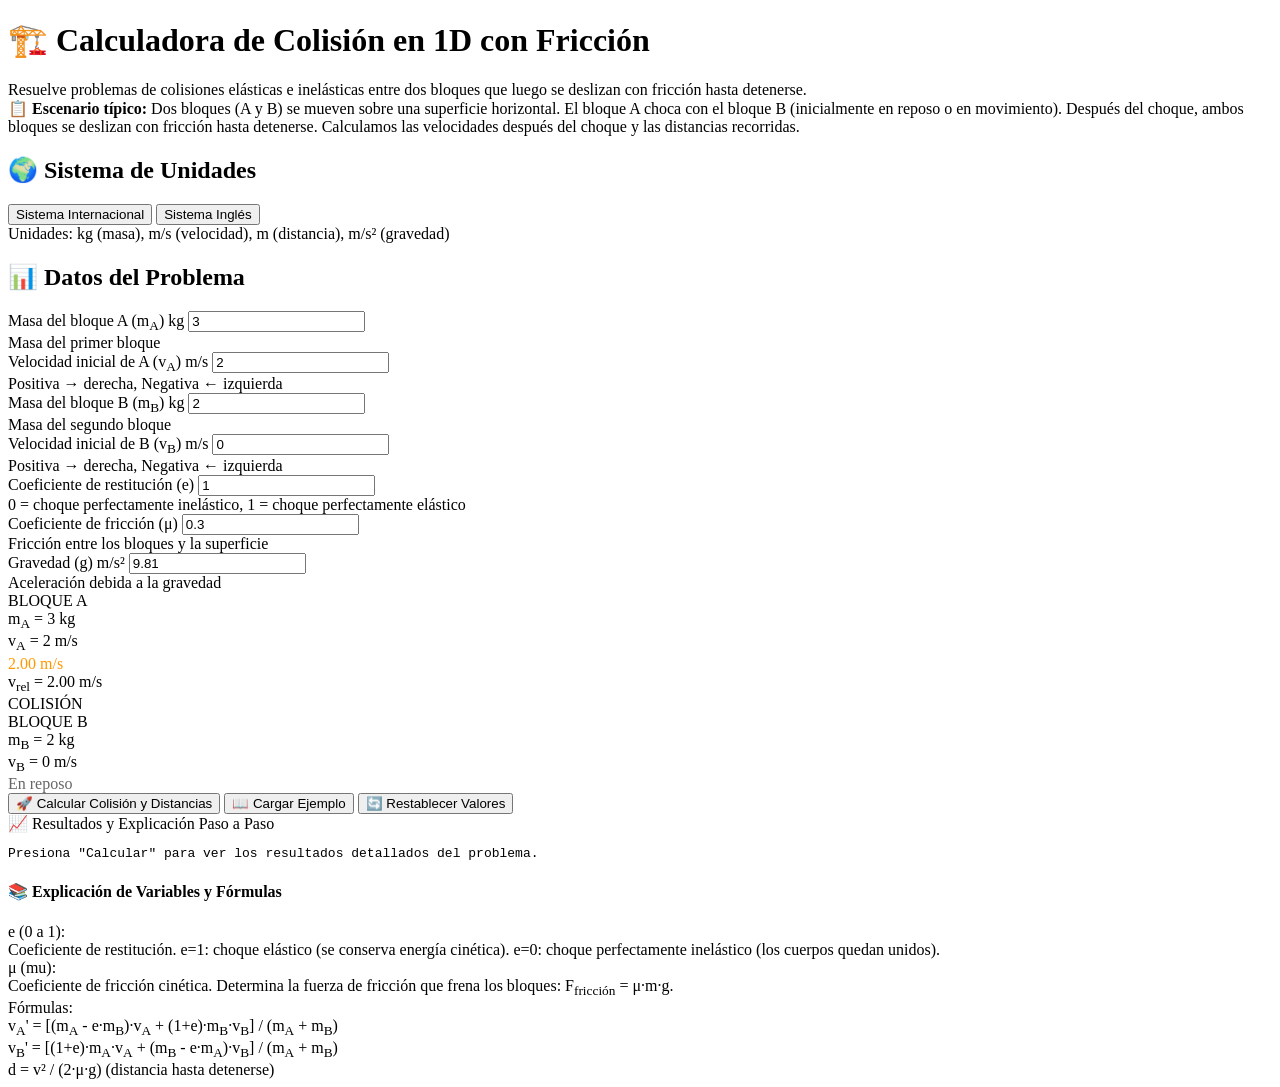
<file: Dinamicaa.html>
<!DOCTYPE html>
<html lang="es">
<head>
  <meta charset="utf-8" />
  <meta name="viewport" content="width=device-width,initial-scale=1" />
  <title>Calculadora Didáctica: Colisión 1D + Fricción</title>
 
</head>
<body>
  <div class="card">
    <h1>🏗️ Calculadora de Colisión en 1D con Fricción</h1>
    
    <div class="subtitle">
      Resuelve problemas de colisiones elásticas e inelásticas entre dos bloques que luego se deslizan con fricción hasta detenerse.
    </div>
    
    <div class="scenario">
      <strong>📋 Escenario típico:</strong> Dos bloques (A y B) se mueven sobre una superficie horizontal. El bloque A choca con el bloque B (inicialmente en reposo o en movimiento). Después del choque, ambos bloques se deslizan con fricción hasta detenerse. Calculamos las velocidades después del choque y las distancias recorridas.
    </div>
    
    <h2 class="section-title">🌍 Sistema de Unidades</h2>
    
    <div class="unit-toggle-container">
      <div class="unit-toggle">
        <button class="unit-btn active" id="si-btn" onclick="switchToSI()">Sistema Internacional</button>
        <button class="unit-btn" id="english-btn" onclick="switchToEnglish()">Sistema Inglés</button>
      </div>
      <div class="unit-info" id="unit-info">
        Unidades: kg, m/s, m, m/s². Presiona calcular para ver conversiones.
      </div>
    </div>
    
    <h2 class="section-title">📊 Datos del Problema</h2>
    
    <div class="input-group">
      <div class="input-field">
        <label for="mA">Masa del bloque A (m<sub>A</sub>) <span class="unit-label" id="mass-unit">kg</span></label>
        <input id="mA" type="number" step="any" value="3" min="0.1">
        <div class="hint">Masa del primer bloque</div>
      </div>
      
      <div class="input-field">
        <label for="vA">Velocidad inicial de A (v<sub>A</sub>) <span class="unit-label" id="velocity-unit">m/s</span></label>
        <input id="vA" type="number" step="any" value="2">
        <div class="hint">Positiva → derecha, Negativa ← izquierda</div>
      </div>
    </div>
    
    <div class="input-group">
      <div class="input-field">
        <label for="mB">Masa del bloque B (m<sub>B</sub>) <span class="unit-label" id="mass-unit-b">kg</span></label>
        <input id="mB" type="number" step="any" value="2" min="0.1">
        <div class="hint">Masa del segundo bloque</div>
      </div>
      
      <div class="input-field">
        <label for="vB">Velocidad inicial de B (v<sub>B</sub>) <span class="unit-label" id="velocity-unit-b">m/s</span></label>
        <input id="vB" type="number" step="any" value="0">
        <div class="hint">Positiva → derecha, Negativa ← izquierda</div>
      </div>
    </div>
    
    <div class="input-group">
      <div class="input-field">
        <label for="e">Coeficiente de restitución (e)</label>
        <input id="e" type="number" step="any" min="0" max="1" value="1">
        <div class="hint">0 = choque perfectamente inelástico, 1 = choque perfectamente elástico</div>
      </div>
      
      <div class="input-field">
        <label for="mu">Coeficiente de fricción (μ)</label>
        <input id="mu" type="number" step="any" value="0.3" min="0">
        <div class="hint">Fricción entre los bloques y la superficie</div>
      </div>
      
      <div class="input-field">
        <label for="g">Gravedad (g) <span class="unit-label" id="gravity-unit">m/s²</span></label>
        <input id="g" type="number" step="any" value="9.81" min="0">
        <div class="hint">Aceleración debida a la gravedad</div>
      </div>
    </div>
    
    <div class="visualization initial-state">
      <div class="block block-a">
        <div class="block-label">BLOQUE A</div>
        <div class="block-values">m<sub>A</sub> = <span id="vis-mA">3</span> <span class="unit-label" id="vis-mass-unit">kg</span></div>
        <div class="block-values">v<sub>A</sub> = <span id="vis-vA">2</span> <span class="unit-label" id="vis-velocity-unit">m/s</span></div>
        <div class="velocity-arrow-container" id="arrow-container-a"></div>
      </div>
      
      <div class="connecting-arrow" id="connecting-arrow">
        <div class="velocity-indicator">v<sub>rel</sub> = <span id="vis-vrel">2.00</span> <span class="unit-label">m/s</span></div>
        <div class="arrow-line">
          <div class="arrow-head"></div>
        </div>
        <div class="collision-label">COLISIÓN</div>
      </div>
      
      <div class="block block-b">
        <div class="block-label">BLOQUE B</div>
        <div class="block-values">m<sub>B</sub> = <span id="vis-mB">2</span> <span class="unit-label" id="vis-mass-unit-b">kg</span></div>
        <div class="block-values">v<sub>B</sub> = <span id="vis-vB">0</span> <span class="unit-label" id="vis-velocity-unit-b">m/s</span></div>
        <div class="velocity-arrow-container" id="arrow-container-b"></div>
      </div>
    </div>
    
    <div class="buttons-container">
      <button class="btn-primary" onclick="calcular()">
        <span class="icon">🚀</span> Calcular Colisión y Distancias
      </button>
      
      <button class="btn-secondary" onclick="ejemploProblema()">
        <span class="icon">📖</span> Cargar Ejemplo
      </button>
      
      <button class="btn-reset" onclick="resetValues()">
        <span class="icon">🔄</span> Restablecer Valores
      </button>
    </div>
    
    <div class="results-container">
      <div class="results-header">
        <span class="icon">📈</span> Resultados y Explicación Paso a Paso
      </div>
      
      <div class="results-content">
        <pre id="out">Presiona "Calcular" para ver los resultados detallados del problema.</pre>
        
        <div class="visualization final-state" id="finalVisualization" style="display:none;">
          <div class="block block-a" id="vis-block-a-final">
            <div class="block-label">BLOQUE A DESPUÉS</div>
            <div class="block-values">v<sub>A</sub>' = <span id="vis-vAprim">0</span> <span class="unit-label" id="vis-velocity-unit-aprim">m/s</span></div>
            <div class="block-values">d<sub>A</sub> = <span id="vis-dA">0</span> <span class="unit-label" id="vis-distance-unit">m</span></div>
          </div>
          
          <div class="connecting-arrow" id="final-connecting-arrow">
            <div class="velocity-indicator">d<sub>rel</sub> = <span id="vis-drel">0.00</span> <span class="unit-label">m</span></div>
            <div class="arrow-line">
              <div class="arrow-head"></div>
            </div>
            <div class="collision-label">DISTANCIA FINAL</div>
          </div>
          
          <div class="block block-b" id="vis-block-b-final">
            <div class="block-label">BLOQUE B DESPUÉS</div>
            <div class="block-values">v<sub>B</sub>' = <span id="vis-vBprim">0</span> <span class="unit-label" id="vis-velocity-unit-bprim">m/s</span></div>
            <div class="block-values">d<sub>B</sub> = <span id="vis-dB">0</span> <span class="unit-label" id="vis-distance-unit-b">m</span></div>
          </div>
        </div>
      </div>
    </div>
    
    <div class="variables-explanation">
      <h4>📚 Explicación de Variables y Fórmulas</h4>
      
      <div class="variable-item">
        <div class="variable-name">e (0 a 1):</div>
        <div>Coeficiente de restitución. e=1: choque elástico (se conserva energía cinética). e=0: choque perfectamente inelástico (los cuerpos quedan unidos).</div>
      </div>
      
      <div class="variable-item">
        <div class="variable-name">μ (mu):</div>
        <div>Coeficiente de fricción cinética. Determina la fuerza de fricción que frena los bloques: F<sub>fricción</sub> = μ·m·g.</div>
      </div>
      
      <div class="variable-item">
        <div class="variable-name">Fórmulas:</div>
        <div>
          <div class="formula">v<sub>A</sub>' = [(m<sub>A</sub> - e·m<sub>B</sub>)·v<sub>A</sub> + (1+e)·m<sub>B</sub>·v<sub>B</sub>] / (m<sub>A</sub> + m<sub>B</sub>)</div>
          <div class="formula">v<sub>B</sub>' = [(1+e)·m<sub>A</sub>·v<sub>A</sub> + (m<sub>B</sub> - e·m<sub>A</sub>)·v<sub>B</sub>] / (m<sub>A</sub> + m<sub>B</sub>)</div>
          <div class="formula">d = v² / (2·μ·g) (distancia hasta detenerse)</div>
        </div>
      </div>
    </div>
  </div>

<script>
// Variables globales para control de unidades
let currentUnitSystem = 'SI'; // 'SI' o 'ENGLISH'
let conversionFactors = {
  mass: {
    SI: 1, // kg
    ENGLISH: 0.453592 // 1 lb = 0.453592 kg
  },
  velocity: {
    SI: 1, // m/s
    ENGLISH: 0.44704 // 1 mph = 0.44704 m/s
  },
  distance: {
    SI: 1, // m
    ENGLISH: 0.3048 // 1 ft = 0.3048 m
  },
  gravity: {
    SI: 9.81, // m/s²
    ENGLISH: 32.174 // ft/s²
  }
};

// Función para determinar el color según la velocidad
function getSpeedColor(speed) {
  if (speed === 0) return '#cccccc';
  if (speed < 1) return '#4CAF50';  // Verde para velocidades bajas
  if (speed < 3) return '#FF9800';  // Naranja para velocidades medias
  if (speed < 6) return '#FF5722';  // Naranja-rojo para velocidades altas
  return '#F44336';  // Rojo para velocidades muy altas
}

// Función para crear flechas de velocidad
function createVelocityArrow(speed, direction) {
  const arrowSize = Math.min(Math.max(Math.abs(speed) * 10, 15), 80);
  const arrowColor = getSpeedColor(Math.abs(speed));
  
  const arrow = document.createElement('div');
  arrow.className = `velocity-arrow ${direction}`;
  
  if (direction === 'right') {
    arrow.style.borderLeftWidth = `${arrowSize}px`;
    arrow.style.borderTopWidth = `${arrowSize/3}px`;
    arrow.style.borderBottomWidth = `${arrowSize/3}px`;
    arrow.style.borderLeftColor = arrowColor;
    arrow.style.borderTopColor = 'transparent';
    arrow.style.borderBottomColor = 'transparent';
  } else {
    arrow.style.borderRightWidth = `${arrowSize}px`;
    arrow.style.borderTopWidth = `${arrowSize/3}px`;
    arrow.style.borderBottomWidth = `${arrowSize/3}px`;
    arrow.style.borderRightColor = arrowColor;
    arrow.style.borderTopColor = 'transparent';
    arrow.style.borderBottomColor = 'transparent';
  }
  
  // Agregar animación de pulso
  arrow.style.animation = `pulse ${Math.max(1.5, 3 - Math.abs(speed)/2)}s infinite`;
  
  return arrow;
}

// Función para actualizar flechas de velocidad
function updateVelocityArrows() {
  const vA = parseFloat(document.getElementById('vA').value) || 0;
  const vB = parseFloat(document.getElementById('vB').value) || 0;
  
  // Convertir si es necesario
  let displayVA = vA;
  let displayVB = vB;
  
  if (currentUnitSystem === 'ENGLISH') {
    displayVA = vA / conversionFactors.velocity.ENGLISH;
    displayVB = vB / conversionFactors.velocity.ENGLISH;
  }
  
  // Actualizar flecha del bloque A
  const arrowContainerA = document.getElementById('arrow-container-a');
  arrowContainerA.innerHTML = '';
  
  if (displayVA !== 0) {
    const direction = displayVA > 0 ? 'right' : 'left';
    const arrow = createVelocityArrow(Math.abs(displayVA), direction);
    arrowContainerA.appendChild(arrow);
    
    // Agregar etiqueta de velocidad
    const label = document.createElement('div');
    label.className = 'velocity-label';
    label.textContent = `${Math.abs(displayVA).toFixed(2)} ${currentUnitSystem === 'SI' ? 'm/s' : 'mph'}`;
    label.style.color = getSpeedColor(Math.abs(displayVA));
    arrowContainerA.appendChild(label);
  } else {
    // Mostrar indicador de reposo
    const label = document.createElement('div');
    label.className = 'velocity-label';
    label.textContent = 'En reposo';
    label.style.color = '#666';
    arrowContainerA.appendChild(label);
  }
  
  // Actualizar flecha del bloque B
  const arrowContainerB = document.getElementById('arrow-container-b');
  arrowContainerB.innerHTML = '';
  
  if (displayVB !== 0) {
    const direction = displayVB > 0 ? 'right' : 'left';
    const arrow = createVelocityArrow(Math.abs(displayVB), direction);
    arrowContainerB.appendChild(arrow);
    
    // Agregar etiqueta de velocidad
    const label = document.createElement('div');
    label.className = 'velocity-label';
    label.textContent = `${Math.abs(displayVB).toFixed(2)} ${currentUnitSystem === 'SI' ? 'm/s' : 'mph'}`;
    label.style.color = getSpeedColor(Math.abs(displayVB));
    arrowContainerB.appendChild(label);
  } else {
    // Mostrar indicador de reposo
    const label = document.createElement('div');
    label.className = 'velocity-label';
    label.textContent = 'En reposo';
    label.style.color = '#666';
    arrowContainerB.appendChild(label);
  }
  
  // Actualizar flecha de velocidad relativa
  const vRel = Math.abs(displayVA - displayVB);
  const vrelElement = document.getElementById('vis-vrel');
  if (vrelElement) {
    vrelElement.textContent = vRel.toFixed(2);
  }
  
  // Actualizar tamaño y color de flecha de conexión
  const arrowLine = document.querySelector('.arrow-line');
  const arrowHead = document.querySelector('.arrow-head');
  
  if (arrowLine && arrowHead) {
    const lineWidth = Math.min(Math.max(vRel * 20, 50), 200);
    arrowLine.style.width = `${lineWidth}px`;
    arrowLine.style.backgroundColor = getSpeedColor(vRel);
    arrowHead.style.borderLeftColor = getSpeedColor(vRel);
  }
}

// Función para actualizar flechas finales
function updateFinalArrows(vAprim, vBprim, dA, dB) {
  // Convertir si es necesario
  let displayVAprim = vAprim;
  let displayVBprim = vBprim;
  let displayDA = dA;
  let displayDB = dB;
  
  if (currentUnitSystem === 'ENGLISH') {
    displayVAprim = vAprim / conversionFactors.velocity.ENGLISH;
    displayVBprim = vBprim / conversionFactors.velocity.ENGLISH;
    displayDA = dA / conversionFactors.distance.ENGLISH;
    displayDB = dB / conversionFactors.distance.ENGLISH;
  }
  
  // Actualizar valores en los bloques
  document.getElementById('vis-vAprim').textContent = displayVAprim.toFixed(3);
  document.getElementById('vis-vBprim').textContent = displayVBprim.toFixed(3);
  document.getElementById('vis-dA').textContent = displayDA.toFixed(3);
  document.getElementById('vis-dB').textContent = displayDB.toFixed(3);
  
  // Crear contenedores de flechas finales si no existen
  let arrowFinalA = document.getElementById('arrow-final-a');
  let arrowFinalB = document.getElementById('arrow-final-b');
  
  // Limpiar contenedores existentes
  const blockA = document.getElementById('vis-block-a-final');
  const blockB = document.getElementById('vis-block-b-final');
  
  // Eliminar contenedores anteriores si existen
  if (arrowFinalA) arrowFinalA.remove();
  if (arrowFinalB) arrowFinalB.remove();
  
  // Crear nuevos contenedores
  arrowFinalA = document.createElement('div');
  arrowFinalA.id = 'arrow-final-a';
  arrowFinalA.className = 'final-arrow-container';
  blockA.appendChild(arrowFinalA);
  
  arrowFinalB = document.createElement('div');
  arrowFinalB.id = 'arrow-final-b';
  arrowFinalB.className = 'final-arrow-container';
  blockB.appendChild(arrowFinalB);
  
  // Actualizar flecha A final
  arrowFinalA.innerHTML = '';
  if (Math.abs(displayVAprim) > 0.001) {
    const direction = displayVAprim > 0 ? 'right' : 'left';
    const arrow = createVelocityArrow(Math.abs(displayVAprim), direction);
    arrowFinalA.appendChild(arrow);
    
    const label = document.createElement('div');
    label.className = 'final-velocity-label';
    label.textContent = `${Math.abs(displayVAprim).toFixed(2)} ${currentUnitSystem === 'SI' ? 'm/s' : 'mph'}`;
    label.style.color = getSpeedColor(Math.abs(displayVAprim));
    arrowFinalA.appendChild(label);
  } else {
    const label = document.createElement('div');
    label.className = 'final-velocity-label';
    label.textContent = 'Detenido';
    label.style.color = '#666';
    arrowFinalA.appendChild(label);
  }
  
  // Actualizar flecha B final
  arrowFinalB.innerHTML = '';
  if (Math.abs(displayVBprim) > 0.001) {
    const direction = displayVBprim > 0 ? 'right' : 'left';
    const arrow = createVelocityArrow(Math.abs(displayVBprim), direction);
    arrowFinalB.appendChild(arrow);
    
    const label = document.createElement('div');
    label.className = 'final-velocity-label';
    label.textContent = `${Math.abs(displayVBprim).toFixed(2)} ${currentUnitSystem === 'SI' ? 'm/s' : 'mph'}`;
    label.style.color = getSpeedColor(Math.abs(displayVBprim));
    arrowFinalB.appendChild(label);
  } else {
    const label = document.createElement('div');
    label.className = 'final-velocity-label';
    label.textContent = 'Detenido';
    label.style.color = '#666';
    arrowFinalB.appendChild(label);
  }
  
  // Actualizar distancia relativa en flecha de conexión final
  const distFinal = Math.abs(displayDB - displayDA);
  const drelElement = document.getElementById('vis-drel');
  if (drelElement) {
    drelElement.textContent = distFinal.toFixed(2);
    
    // Actualizar flecha de distancia final
    const finalArrowLine = document.querySelector('#final-connecting-arrow .arrow-line');
    const finalArrowHead = document.querySelector('#final-connecting-arrow .arrow-head');
    
    if (finalArrowLine && finalArrowHead) {
      const lineWidth = Math.min(Math.max(distFinal * 5, 50), 200);
      finalArrowLine.style.width = `${lineWidth}px`;
      finalArrowLine.style.backgroundColor = getSpeedColor(distFinal/2);
      finalArrowHead.style.borderLeftColor = getSpeedColor(distFinal/2);
    }
  }
}

// Actualizar visualización de valores iniciales
function updateInitialVisualization() {
  document.getElementById('vis-mA').textContent = document.getElementById('mA').value;
  document.getElementById('vis-vA').textContent = document.getElementById('vA').value;
  document.getElementById('vis-mB').textContent = document.getElementById('mB').value;
  document.getElementById('vis-vB').textContent = document.getElementById('vB').value;
  
  // Actualizar unidades
  updateUnitLabels();
  
  // Actualizar flechas
  updateVelocityArrows();
}

// Actualizar etiquetas de unidades en toda la interfaz
function updateUnitLabels() {
  const massUnit = currentUnitSystem === 'SI' ? 'kg' : 'lb';
  const velocityUnit = currentUnitSystem === 'SI' ? 'm/s' : 'mph';
  const distanceUnit = currentUnitSystem === 'SI' ? 'm' : 'ft';
  const gravityUnit = currentUnitSystem === 'SI' ? 'm/s²' : 'ft/s²';
  
  // Actualizar etiquetas en formularios
  document.getElementById('mass-unit').textContent = massUnit;
  document.getElementById('mass-unit-b').textContent = massUnit;
  document.getElementById('velocity-unit').textContent = velocityUnit;
  document.getElementById('velocity-unit-b').textContent = velocityUnit;
  document.getElementById('gravity-unit').textContent = gravityUnit;
  
  // Actualizar etiquetas en visualización inicial
  document.getElementById('vis-mass-unit').textContent = massUnit;
  document.getElementById('vis-mass-unit-b').textContent = massUnit;
  document.getElementById('vis-velocity-unit').textContent = velocityUnit;
  document.getElementById('vis-velocity-unit-b').textContent = velocityUnit;
  
  // Actualizar etiquetas en visualización final
  document.getElementById('vis-velocity-unit-aprim').textContent = velocityUnit;
  document.getElementById('vis-velocity-unit-bprim').textContent = velocityUnit;
  document.getElementById('vis-distance-unit').textContent = distanceUnit;
  document.getElementById('vis-distance-unit-b').textContent = distanceUnit;
  
  // Actualizar etiquetas en flechas
  const vrelUnit = document.querySelector('#vis-vrel + .unit-label');
  if (vrelUnit) {
    vrelUnit.textContent = velocityUnit;
  }
  
  const drelUnit = document.querySelector('#vis-drel + .unit-label');
  if (drelUnit) {
    drelUnit.textContent = distanceUnit;
  }
  
  // Actualizar información de unidades
  const unitInfo = document.getElementById('unit-info');
  if (currentUnitSystem === 'SI') {
    unitInfo.textContent = 'Unidades: kg (masa), m/s (velocidad), m (distancia), m/s² (gravedad)';
  } else {
    unitInfo.textContent = 'Unidades: lb (masa), mph (velocidad), ft (distancia), ft/s² (gravedad)';
  }
}

// Cambiar a sistema SI
function switchToSI() {
  if (currentUnitSystem === 'ENGLISH') {
    // Convertir valores de inglés a SI
    document.getElementById('mA').value = (parseFloat(document.getElementById('mA').value) * conversionFactors.mass.ENGLISH).toFixed(3);
    document.getElementById('mB').value = (parseFloat(document.getElementById('mB').value) * conversionFactors.mass.ENGLISH).toFixed(3);
    document.getElementById('vA').value = (parseFloat(document.getElementById('vA').value) * conversionFactors.velocity.ENGLISH).toFixed(3);
    document.getElementById('vB').value = (parseFloat(document.getElementById('vB').value) * conversionFactors.velocity.ENGLISH).toFixed(3);
    document.getElementById('g').value = conversionFactors.gravity.SI.toFixed(2);
  }
  
  currentUnitSystem = 'SI';
  document.getElementById('si-btn').classList.add('active');
  document.getElementById('english-btn').classList.remove('active');
  
  updateUnitLabels();
  updateInitialVisualization();
}

// Cambiar a sistema inglés
function switchToEnglish() {
  if (currentUnitSystem === 'SI') {
    // Convertir valores de SI a inglés
    document.getElementById('mA').value = (parseFloat(document.getElementById('mA').value) / conversionFactors.mass.ENGLISH).toFixed(3);
    document.getElementById('mB').value = (parseFloat(document.getElementById('mB').value) / conversionFactors.mass.ENGLISH).toFixed(3);
    document.getElementById('vA').value = (parseFloat(document.getElementById('vA').value) / conversionFactors.velocity.ENGLISH).toFixed(3);
    document.getElementById('vB').value = (parseFloat(document.getElementById('vB').value) / conversionFactors.velocity.ENGLISH).toFixed(3);
    document.getElementById('g').value = conversionFactors.gravity.ENGLISH.toFixed(3);
  }
  
  currentUnitSystem = 'ENGLISH';
  document.getElementById('english-btn').classList.add('active');
  document.getElementById('si-btn').classList.remove('active');
  
  updateUnitLabels();
  updateInitialVisualization();
}

function calcular() {
  // Actualizar visualización inicial
  updateInitialVisualization();
  
  // Leer datos y convertir a SI para cálculos
  let mA = parseFloat(document.getElementById('mA').value);
  let vA = parseFloat(document.getElementById('vA').value);
  let mB = parseFloat(document.getElementById('mB').value);
  let vB = parseFloat(document.getElementById('vB').value);
  const e  = parseFloat(document.getElementById('e').value);
  const mu = parseFloat(document.getElementById('mu').value);
  let g  = parseFloat(document.getElementById('g').value);
  
  // Convertir a SI si estamos en sistema inglés
  if (currentUnitSystem === 'ENGLISH') {
    mA = mA * conversionFactors.mass.ENGLISH;
    mB = mB * conversionFactors.mass.ENGLISH;
    vA = vA * conversionFactors.velocity.ENGLISH;
    vB = vB * conversionFactors.velocity.ENGLISH;
    g = conversionFactors.gravity.SI; // Siempre usar 9.81 m/s² para cálculos
  }

  const out = document.getElementById('out');

  // Validaciones básicas
  if (isNaN(mA) || isNaN(mB) || isNaN(vA) || isNaN(vB) || isNaN(e) || isNaN(mu) || isNaN(g)) {
    out.textContent = '❌ Por favor ingresa todos los valores numéricos.';
    return;
  }
  
  if (mA <= 0 || mB <= 0) { 
    out.textContent = '❌ Las masas deben ser positivas.';
    return; 
  }
  
  if (mu < 0) { 
    out.textContent = '❌ μ no puede ser negativo.';
    return; 
  }
  
  if (e < 0 || e > 1) { 
    out.textContent = '❌ e debe estar entre 0 y 1.';
    return; 
  }

  // Fórmulas para colisión 1D con coef. restitución e
  const denom = mA + mB;
  const vAprim = ((mA - e * mB) / denom) * vA + ((1 + e) * mB / denom) * vB;
  const vBprim = ((1 + e) * mA / denom) * vA + ((mB - e * mA) / denom) * vB;

  // Distancias hasta detenerse debido a fricción cinética
  function distanciaHastaParar(v) {
    const vel = Math.abs(v);
    if (vel === 0 || mu === 0) return mu === 0 ? Infinity : 0;
    return (vel * vel) / (2 * mu * g);
  }

  const dA = distanciaHastaParar(vAprim);
  const dB = distanciaHastaParar(vBprim);

  // Distancia relativa entre los bloques cuando se detienen
  let distFinal;
  if (!isFinite(dA) || !isFinite(dB)) {
    distFinal = Infinity;
  } else {
    distFinal = Math.abs(dB - dA);
  }

  // Convertir valores a inglés para mostrar si es necesario
  const mA_display = currentUnitSystem === 'SI' ? mA : mA / conversionFactors.mass.ENGLISH;
  const mB_display = currentUnitSystem === 'SI' ? mB : mB / conversionFactors.mass.ENGLISH;
  const vA_display = currentUnitSystem === 'SI' ? vA : vA / conversionFactors.velocity.ENGLISH;
  const vB_display = currentUnitSystem === 'SI' ? vB : vB / conversionFactors.velocity.ENGLISH;
  const g_display = currentUnitSystem === 'SI' ? g : conversionFactors.gravity.ENGLISH;
  
  const vAprim_display = currentUnitSystem === 'SI' ? vAprim : vAprim / conversionFactors.velocity.ENGLISH;
  const vBprim_display = currentUnitSystem === 'SI' ? vBprim : vBprim / conversionFactors.velocity.ENGLISH;
  const dA_display = currentUnitSystem === 'SI' ? dA : dA / conversionFactors.distance.ENGLISH;
  const dB_display = currentUnitSystem === 'SI' ? dB : dB / conversionFactors.distance.ENGLISH;
  const distFinal_display = currentUnitSystem === 'SI' ? distFinal : distFinal / conversionFactors.distance.ENGLISH;

  // Mostrar resultado con pasos
  let text = '';
  text += '══════════════════════════════════════════════════\n';
  text += '          CÁLCULO DE COLISIÓN 1D + FRICCIÓN\n';
  text += '══════════════════════════════════════════════════\n\n';
  
  text += `🌍 SISTEMA DE UNIDADES: ${currentUnitSystem === 'SI' ? 'SISTEMA INTERNACIONAL (SI)' : 'SISTEMA INGLÉS'}\n\n`;
  
  text += '📋 DATOS INICIALES:\n';
  text += `   Bloque A: m = ${mA_display.toFixed(3)} ${currentUnitSystem === 'SI' ? 'kg' : 'lb'}, v = ${vA_display.toFixed(3)} ${currentUnitSystem === 'SI' ? 'm/s' : 'mph'}\n`;
  text += `   Bloque B: m = ${mB_display.toFixed(3)} ${currentUnitSystem === 'SI' ? 'kg' : 'lb'}, v = ${vB_display.toFixed(3)} ${currentUnitSystem === 'SI' ? 'm/s' : 'mph'}\n`;
  text += `   Coeficiente de restitución: e = ${e}\n`;
  text += `   Coeficiente de fricción: μ = ${mu}\n`;
  text += `   Gravedad: g = ${g_display.toFixed(3)} ${currentUnitSystem === 'SI' ? 'm/s²' : 'ft/s²'}\n\n`;
  
  // Mostrar conversiones si es necesario
  if (currentUnitSystem === 'ENGLISH') {
    text += '🔀 VALORES CONVERTIDOS A SI PARA CÁLCULOS:\n';
    text += `   Bloque A: m = ${mA.toFixed(3)} kg, v = ${vA.toFixed(3)} m/s\n`;
    text += `   Bloque B: m = ${mB.toFixed(3)} kg, v = ${vB.toFixed(3)} m/s\n`;
    text += `   Gravedad: g = ${g.toFixed(3)} m/s²\n\n`;
  }
  
  text += '══════════════════════════════════════════════════\n';
  text += '📝 PASO 1: CÁLCULO DE VELOCIDADES DESPUÉS DEL CHOQUE\n\n';
  
  text += 'Fórmulas utilizadas:\n';
  text += '   vA\' = [(mA - e·mB)·vA + (1+e)·mB·vB] / (mA + mB)\n';
  text += '   vB\' = [(1+e)·mA·vA + (mB - e·mA)·vB] / (mA + mB)\n\n';
  
  text += 'Sustituyendo valores:\n';
  text += `   Denominador: mA + mB = ${mA.toFixed(3)} + ${mB.toFixed(3)} = ${denom.toFixed(3)}\n`;
  text += `   vA\' = [(${mA.toFixed(3)} - ${e}·${mB.toFixed(3)})·${vA.toFixed(3)} + (1+${e})·${mB.toFixed(3)}·${vB.toFixed(3)}] / ${denom.toFixed(3)}\n`;
  text += `        = ${vAprim.toFixed(6)} m/s\n\n`;
  text += `   vB\' = [(1+${e})·${mA.toFixed(3)}·${vA.toFixed(3)} + (${mB.toFixed(3)} - ${e}·${mA.toFixed(3)})·${vB.toFixed(3)}] / ${denom.toFixed(3)}\n`;
  text += `        = ${vBprim.toFixed(6)} m/s\n\n`;
  
  // Mostrar resultados en unidades actuales
  text += '📊 RESULTADOS EN UNIDADES ACTUALES:\n';
  if (vAprim_display > 0.001) {
    text += `   • Bloque A se mueve hacia la DERECHA a ${Math.abs(vAprim_display).toFixed(3)} ${currentUnitSystem === 'SI' ? 'm/s' : 'mph'}\n`;
  } else if (vAprim_display < -0.001) {
    text += `   • Bloque A se mueve hacia la IZQUIERDA a ${Math.abs(vAprim_display).toFixed(3)} ${currentUnitSystem === 'SI' ? 'm/s' : 'mph'}\n`;
  } else {
    text += `   • Bloque A se DETIENE inmediatamente después del choque\n`;
  }
  
  if (vBprim_display > 0.001) {
    text += `   • Bloque B se mueve hacia la DERECHA a ${Math.abs(vBprim_display).toFixed(3)} ${currentUnitSystem === 'SI' ? 'm/s' : 'mph'}\n`;
  } else if (vBprim_display < -0.001) {
    text += `   • Bloque B se mueve hacia la IZQUIERDA a ${Math.abs(vBprim_display).toFixed(3)} ${currentUnitSystem === 'SI' ? 'm/s' : 'mph'}\n`;
  } else {
    text += `   • Bloque B se DETIENE inmediatamente después del choque\n`;
  }
  
  text += '\n══════════════════════════════════════════════════\n';
  text += '📝 PASO 2: DISTANCIA RECORRIDA HASTA DETENERSE POR FRICCIÓN\n\n';
  
  text += 'Fórmula: d = v² / (2·μ·g)\n\n';
  
  if (mu === 0) {
    text += '⚠️  Como μ = 0, NO HAY FRICCIÓN:\n';
    text += '   • Los bloques no se detendrán por fricción\n';
    text += '   • Continuarán moviéndose indefinidamente\n';
  } else {
    text += `Para el bloque A (${currentUnitSystem === 'SI' ? 'metros' : 'pies'}):\n`;
    if (Math.abs(vAprim) < 0.001) {
      text += `   • vA\' ≈ 0 → el bloque A ya está detenido\n`;
      text += `   • Distancia dA = 0 ${currentUnitSystem === 'SI' ? 'm' : 'ft'}\n`;
    } else {
      text += `   • dA = (${Math.abs(vAprim).toFixed(3)} m/s)² / (2·${mu}·${g.toFixed(3)} m/s²)\n`;
      text += `        = ${dA.toFixed(6)} m = ${dA_display.toFixed(6)} ${currentUnitSystem === 'SI' ? 'm' : 'ft'}\n`;
    }
    
    text += `\nPara el bloque B (${currentUnitSystem === 'SI' ? 'metros' : 'pies'}):\n`;
    if (Math.abs(vBprim) < 0.001) {
      text += `   • vB\' ≈ 0 → el bloque B ya está detenido\n`;
      text += `   • Distancia dB = 0 ${currentUnitSystem === 'SI' ? 'm' : 'ft'}\n`;
    } else {
      text += `   • dB = (${Math.abs(vBprim).toFixed(3)} m/s)² / (2·${mu}·${g.toFixed(3)} m/s²)\n`;
      text += `        = ${dB.toFixed(6)} m = ${dB_display.toFixed(6)} ${currentUnitSystem === 'SI' ? 'm' : 'ft'}\n`;
    }
    
    text += '\n══════════════════════════════════════════════════\n';
    text += '📝 PASO 3: DISTANCIA ENTRE BLOQUES CUANDO SE DETIENEN\n\n';
    
    text += 'Asumiendo que justo después del choque están en contacto:\n';
    if (!isFinite(distFinal)) {
      text += '   Distancia final = ∞ (al menos uno no se detiene)\n';
    } else {
      text += `   Distancia final = |dB - dA| = |${dB_display.toFixed(3)} - ${dA_display.toFixed(3)}|\n`;
      text += `                      = ${distFinal_display.toFixed(6)} ${currentUnitSystem === 'SI' ? 'm' : 'ft'}\n`;
    }
  }
  
  // Mostrar conversiones entre sistemas
  text += '\n══════════════════════════════════════════════════\n';
  text += '🔄 CONVERSIONES ENTRE SISTEMAS DE UNIDADES:\n\n';
  
  if (currentUnitSystem === 'SI') {
    text += '• Para convertir a sistema inglés:\n';
    text += `   - Masa: 1 kg = ${(1/conversionFactors.mass.ENGLISH).toFixed(4)} lb\n`;
    text += `   - Velocidad: 1 m/s = ${(1/conversionFactors.velocity.ENGLISH).toFixed(4)} mph\n`;
    text += `   - Distancia: 1 m = ${(1/conversionFactors.distance.ENGLISH).toFixed(4)} ft\n`;
    text += `   - Gravedad: 9.81 m/s² = 32.174 ft/s²\n`;
  } else {
    text += '• Para convertir a sistema internacional (SI):\n';
    text += `   - Masa: 1 lb = ${conversionFactors.mass.ENGLISH.toFixed(4)} kg\n`;
    text += `   - Velocidad: 1 mph = ${conversionFactors.velocity.ENGLISH.toFixed(4)} m/s\n`;
    text += `   - Distancia: 1 ft = ${conversionFactors.distance.ENGLISH.toFixed(4)} m\n`;
    text += `   - Gravedad: 32.174 ft/s² = 9.81 m/s²\n`;
  }
  
  text += '\n══════════════════════════════════════════════════\n';
  text += '💡 INFORMACIÓN ADICIONAL:\n\n';
  
  text += '• Si una velocidad es negativa, el bloque se mueve hacia la izquierda.\n';
  text += '• La distancia calculada siempre es positiva (se usa el valor absoluto de v).\n';
  text += '• Si μ = 0, no hay fricción y los bloques se mueven indefinidamente.\n';
  text += '• Este cálculo asume que los bloques no vuelven a chocar después.\n';
  
  if (e === 1) {
    text += '• Como e = 1, el choque es PERFECTAMENTE ELÁSTICO.\n';
  } else if (e === 0) {
    text += '• Como e = 0, el choque es PERFECTAMENTE INELÁSTICO.\n';
  } else {
    text += `• Como e = ${e}, el choque es PARCIALMENTE ELÁSTICO.\n`;
  }
  
  out.textContent = text;
  
  // Actualizar visualización final y flechas
  updateFinalArrows(vAprim, vBprim, dA, dB);
  
  // Mostrar la visualización final
  document.getElementById('finalVisualization').style.display = 'flex';
}

function ejemploProblema() {
  // Carga los valores del enunciado de ejemplo en el sistema actual
  if (currentUnitSystem === 'SI') {
    document.getElementById('mA').value = 3;
    document.getElementById('vA').value = 2;
    document.getElementById('mB').value = 2;
    document.getElementById('vB').value = 0;
    document.getElementById('e').value = 1;
    document.getElementById('mu').value = 0.3;
    document.getElementById('g').value = 9.81;
  } else {
    // Valores equivalentes en sistema inglés
    document.getElementById('mA').value = (3 / conversionFactors.mass.ENGLISH).toFixed(3); // ~6.614 lb
    document.getElementById('vA').value = (2 / conversionFactors.velocity.ENGLISH).toFixed(3); // ~4.474 mph
    document.getElementById('mB').value = (2 / conversionFactors.mass.ENGLISH).toFixed(3); // ~4.409 lb
    document.getElementById('vB').value = 0;
    document.getElementById('e').value = 1;
    document.getElementById('mu').value = 0.3;
    document.getElementById('g').value = conversionFactors.gravity.ENGLISH.toFixed(3); // 32.174 ft/s²
  }
  
  // Actualizar visualización y calcular
  updateInitialVisualization();
  calcular();
}

function resetValues() {
  // Restablecer a valores por defecto según el sistema actual
  if (currentUnitSystem === 'SI') {
    document.getElementById('mA').value = 0;
    document.getElementById('vA').value = 0;
    document.getElementById('mB').value = 0;
    document.getElementById('vB').value = 0;
    document.getElementById('e').value = 0;
    document.getElementById('mu').value = 0;
    document.getElementById('g').value = 9.81;
  } else {
    document.getElementById('mA').value = (0 / conversionFactors.mass.ENGLISH).toFixed(3);
    document.getElementById('vA').value = (0 / conversionFactors.velocity.ENGLISH).toFixed(3);
    document.getElementById('mB').value = (0 / conversionFactors.mass.ENGLISH).toFixed(3);
    document.getElementById('vB').value = 0;
    document.getElementById('e').value = 0;
    document.getElementById('mu').value = 0;
    document.getElementById('g').value = conversionFactors.gravity.ENGLISH.toFixed(3);
  }
  
  // Actualizar visualización
  updateInitialVisualization();
  
  // Limpiar resultados
  document.getElementById('out').textContent = 'Presiona "Calcular" para ver los resultados detallados del problema.';
  document.getElementById('finalVisualization').style.display = 'none';
}

// Inicializar la visualización
document.addEventListener('DOMContentLoaded', function() {
  updateUnitLabels();
  updateInitialVisualization();
  
  // Actualizar visualización cuando cambian los valores
  const inputs = document.querySelectorAll('input[type="number"]');
  inputs.forEach(input => {
    input.addEventListener('input', function() {
      updateInitialVisualization();
      
      // Actualizar velocidad relativa en tiempo real
      const vA = parseFloat(document.getElementById('vA').value) || 0;
      const vB = parseFloat(document.getElementById('vB').value) || 0;
      let vRel = Math.abs(vA - vB);
      
      if (currentUnitSystem === 'ENGLISH') {
        vRel = vRel / conversionFactors.velocity.ENGLISH;
      }
      
      const vrelElement = document.getElementById('vis-vrel');
      if (vrelElement) {
        vrelElement.textContent = vRel.toFixed(2);
        
        // Actualizar flecha de conexión en tiempo real
        const arrowLine = document.querySelector('.arrow-line');
        const arrowHead = document.querySelector('.arrow-head');
        
        if (arrowLine && arrowHead) {
          const lineWidth = Math.min(Math.max(vRel * 20, 50), 200);
          arrowLine.style.width = `${lineWidth}px`;
          arrowLine.style.backgroundColor = getSpeedColor(vRel);
          arrowHead.style.borderLeftColor = getSpeedColor(vRel);
        }
      }
    });
  });
});
</script>
</body>
</html>
</file>
